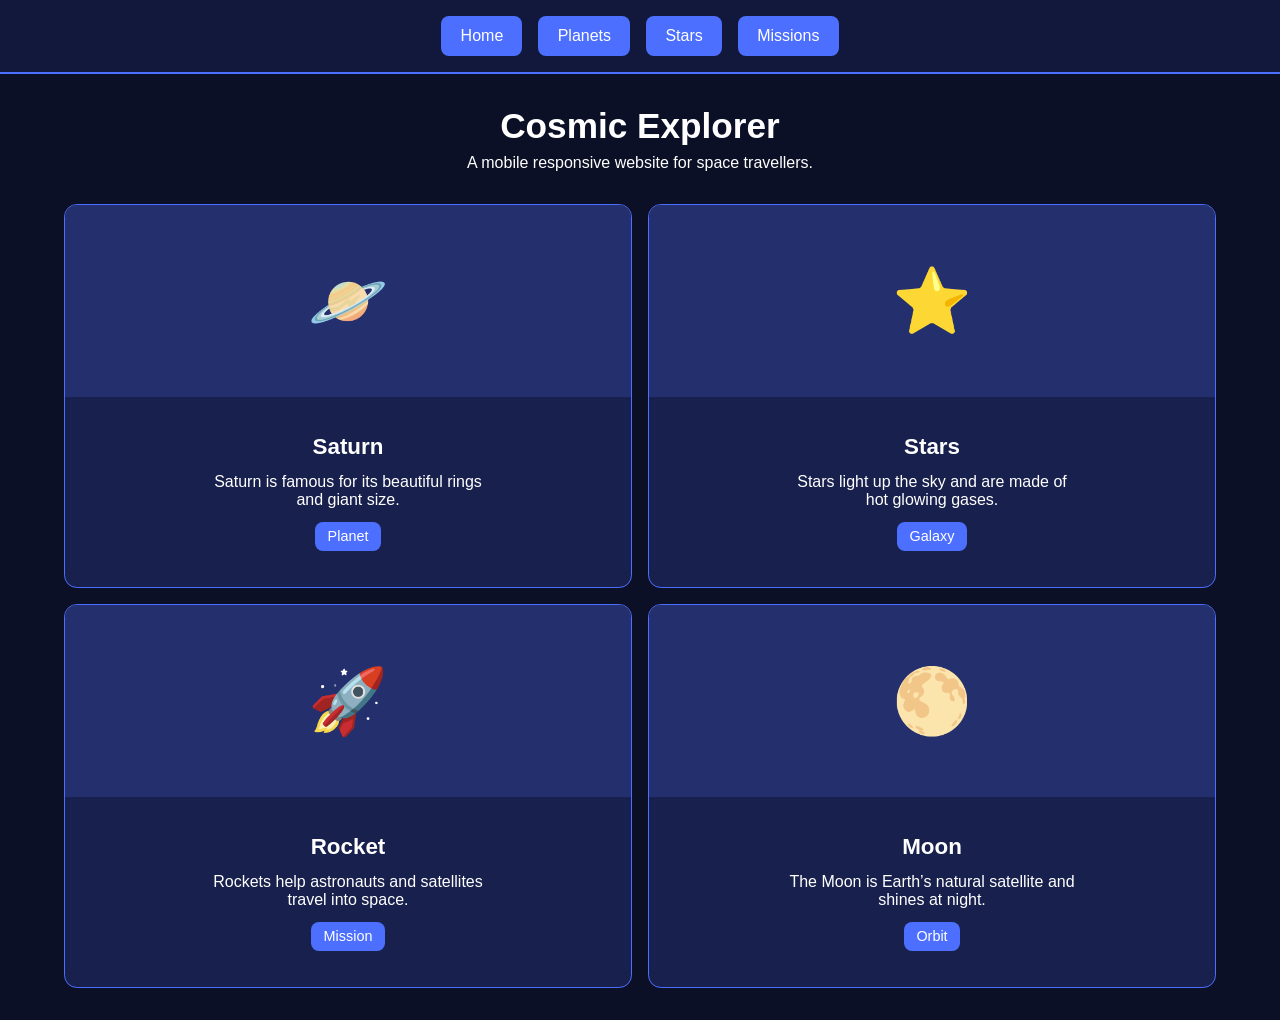
<file: Week4/index.html>
<!DOCTYPE html>
<html lang="en">
<head>
  <meta charset="UTF-8">
  <meta name="viewport" content="width=device-width, initial-scale=1.0">
  <title>Cosmic Explorer</title>
  <style>
    :root {
      font-size: 16px;
    }

    * {
      box-sizing: border-box;
      margin: 0;
      padding: 0;
    }

    body {
      font-family: Arial, sans-serif;
      background-color: #0b1026;
      color: white;
      padding-bottom: 2rem;
    }

    .navbar {
      position: sticky;
      top: 0;
      background-color: #11183b;
      padding: 1rem;
      border-bottom: 2px solid #4c6fff;
    }

    .nav-buttons {
      display: flex;
      justify-content: center;
      align-items: center;
      gap: 1rem;
      flex-wrap: nowrap;
    }

    .nav-buttons button {
      padding: 0.7rem 1.2rem;
      font-size: 1rem;
      border: none;
      border-radius: 0.5rem;
      background-color: #4c6fff;
      color: white;
      cursor: pointer;
    }

    .header {
      text-align: center;
      padding: 2rem 1rem;
    }

    .header h1 {
      font-size: 2.2rem;
      margin-bottom: 0.5rem;
    }

    .header p {
      font-size: 1rem;
    }

    .grid-container {
      width: 90%;
      margin: 0 auto;
      display: grid;
      grid-template-columns: 1fr 1fr;
      grid-template-rows: 1fr 1fr;
      gap: 1rem;
    }

    .card {
      background-color: #18214d;
      border: 1px solid #4c6fff;
      border-radius: 0.8rem;
      overflow: hidden;
      display: grid;
      grid-template-rows: 12rem 1fr;
      min-height: 24rem;
    }

    .card-image {
      display: flex;
      justify-content: center;
      align-items: center;
      font-size: 4rem;
      background-color: #24306d;
      white-space: nowrap;
    }

    .card-content {
      display: flex;
      flex-direction: column;
      justify-content: center;
      align-items: center;
      text-align: center;
      padding: 1rem;
      gap: 0.8rem;
      white-space: nowrap;
    }

    .card-content h2 {
      font-size: 1.4rem;
    }

    .card-content p {
      font-size: 1rem;
      white-space: normal;
      max-width: 18rem;
    }

    .tag {
      background-color: #4c6fff;
      padding: 0.4rem 0.8rem;
      border-radius: 0.5rem;
      font-size: 0.9rem;
    }

    @media (max-width: 720px) {
      :root {
        font-size: 12px;
      }

      .grid-container {
        grid-template-columns: 1fr;
        grid-template-rows: auto;
      }

      .card {
        width: 100%;
        min-height: 100vh;
      }

      .nav-buttons button {
        width: 22%;
        padding: 0.7rem 0.2rem;
      }
    }
  </style>
</head>
<body>

  <div class="navbar">
    <div class="nav-buttons">
      <button>Home</button>
      <button>Planets</button>
      <button>Stars</button>
      <button>Missions</button>
    </div>
  </div>

  <div class="header">
    <h1>Cosmic Explorer</h1>
    <p>A mobile responsive website for space travellers.</p>
  </div>

  <div class="grid-container">
    <div class="card">
      <div class="card-image">🪐</div>
      <div class="card-content">
        <h2>Saturn</h2>
        <p>Saturn is famous for its beautiful rings and giant size.</p>
        <div class="tag">Planet</div>
      </div>
    </div>

    <div class="card">
      <div class="card-image">⭐</div>
      <div class="card-content">
        <h2>Stars</h2>
        <p>Stars light up the sky and are made of hot glowing gases.</p>
        <div class="tag">Galaxy</div>
      </div>
    </div>

    <div class="card">
      <div class="card-image">🚀</div>
      <div class="card-content">
        <h2>Rocket</h2>
        <p>Rockets help astronauts and satellites travel into space.</p>
        <div class="tag">Mission</div>
      </div>
    </div>

    <div class="card">
      <div class="card-image">🌕</div>
      <div class="card-content">
        <h2>Moon</h2>
        <p>The Moon is Earth’s natural satellite and shines at night.</p>
        <div class="tag">Orbit</div>
      </div>
    </div>
  </div>

</body>
</html>
</file>
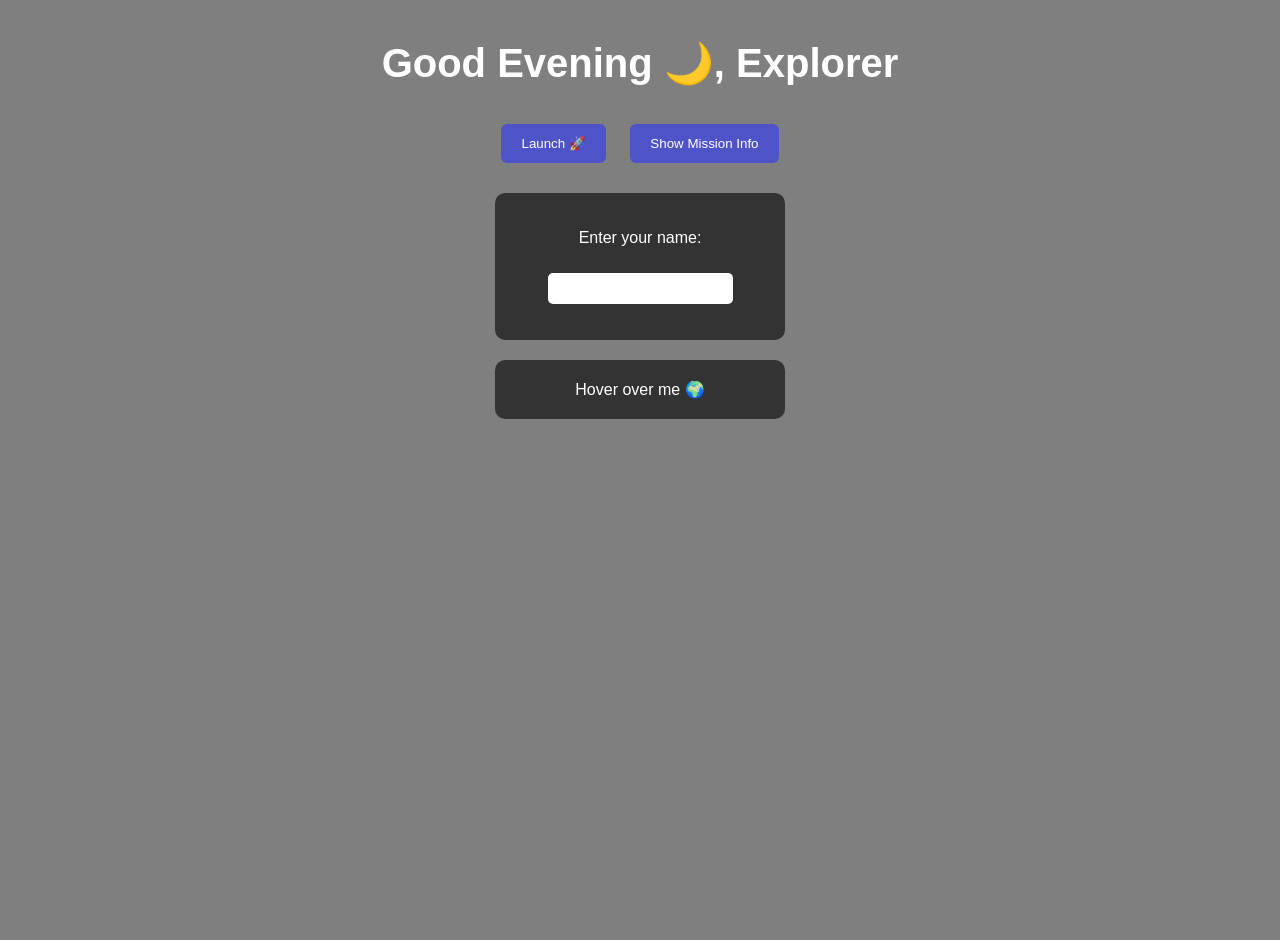
<file: Week6/index.html>
<!DOCTYPE html>
<html lang="en">
<head>
  <meta charset="UTF-8">
  <title>Space Explorer</title>

  <style>
    body {
      margin: 0;
      font-family: Arial, sans-serif;
      color: white;
      background: url("https://images.unsplash.com/photo-1446776811953-b23d57bd21aa") no-repeat center/cover;
    }

    .overlay {
      background: rgba(0,0,0,0.5);
      min-height: 100vh;
      text-align: center;
      padding: 20px;
    }

    h1 {
      margin-top: 20px;
      font-size: 40px;
    }

    button {
      padding: 12px 20px;
      margin: 10px;
      border: none;
      border-radius: 6px;
      background: #4e54c8;
      color: white;
      cursor: pointer;
    }

    button:hover {
      background: #6c70ff;
    }

    .card {
      background: rgba(0,0,0,0.6);
      padding: 20px;
      margin: 20px auto;
      width: 250px;
      border-radius: 10px;
      transition: 0.3s;
    }

    input {
      padding: 8px;
      border-radius: 5px;
      border: none;
      margin-top: 10px;
    }

    #hidden-box {
      display: none;
    }
  </style>
</head>

<body>

<div class="overlay">

  <h1 id="greeting">Welcome Explorer</h1>

  <button id="launch-btn">Launch 🚀</button>
  <button id="toggle-btn">Show Mission Info</button>

  <div class="card" id="hidden-box">
    🌌 You are now exploring deep space!
  </div>

  <div class="card">
    <p>Enter your name:</p>
    <input type="text" id="name-input">
    <p id="name-msg"></p>
  </div>

  <div class="card" id="hover-card">
    Hover over me 🌍
  </div>

</div>

<script>
  const planets = [
    "https://images.unsplash.com/photo-1446776811953-b23d57bd21aa",
    "https://images.unsplash.com/photo-1462331940025-496dfbfc7564",
    "https://images.unsplash.com/photo-1451187580459-43490279c0fa?q=80&w=2344&auto=format&fit=crop&ixlib=rb-4.1.0&ixid=M3wxMjA3fDB8MHxwaG90by1wYWdlfHx8fGVufDB8fHx8fA%3D%3D",
    "https://images.unsplash.com/photo-1707058665477-560297ffe913?w=900&auto=format&fit=crop&q=60&ixlib=rb-4.1.0&ixid=M3wxMjA3fDB8MHxzZWFyY2h8MXx8YmxhY2slMjBob2xlfGVufDB8fDB8fHwy"
  ];

  // Interaction 1: Change background to random planet on button click
  function handleLaunchClick() {
    alert("Liftoff! 🚀");

    const randomPlanet = planets[Math.floor(Math.random() * planets.length)];
    document.body.style.background = `url(${randomPlanet}) no-repeat center/cover`;
  }

  document.getElementById("launch-btn")
    .addEventListener("click", handleLaunchClick);


  // Interaction 2: Update welcome message as user types their name
  function handleNameInput(event) {
    document.getElementById("name-msg").innerText =
      "Welcome to space, " + event.target.value + " 🚀";
  }

  document.getElementById("name-input")
    .addEventListener("input", handleNameInput);


  // Interaction 3: Scale up card on hover
  function handleMouseOver() {
    const card = document.getElementById("hover-card");
    card.style.transform = "scale(1.1)";
  }

  function handleMouseOut() {
    const card = document.getElementById("hover-card");
    card.style.transform = "scale(1)";
  }

  document.getElementById("hover-card")
    .addEventListener("mouseover", handleMouseOver);

  document.getElementById("hover-card")
    .addEventListener("mouseout", handleMouseOut);


  // Interaction 4: Toggle visibility of mission info
  function handleToggleClick() {
    const box = document.getElementById("hidden-box");

    if (box.style.display === "block") {
      box.style.display = "none";
    } else {
      box.style.display = "block";
    }
  }

  document.getElementById("toggle-btn")
    .addEventListener("click", handleToggleClick);


  // Interaction 5: Set greeting based on time of day
  function setGreeting() {
    const hour = new Date().getHours();
    let msg = "";

    if (hour < 12) msg = "Good Morning ☀️";
    else if (hour < 18) msg = "Good Afternoon 🌎";
    else msg = "Good Evening 🌙";

    document.getElementById("greeting").innerText = msg + ", Explorer";
  }

  window.addEventListener("load", setGreeting);

</script>

</body>
</html>
</file>
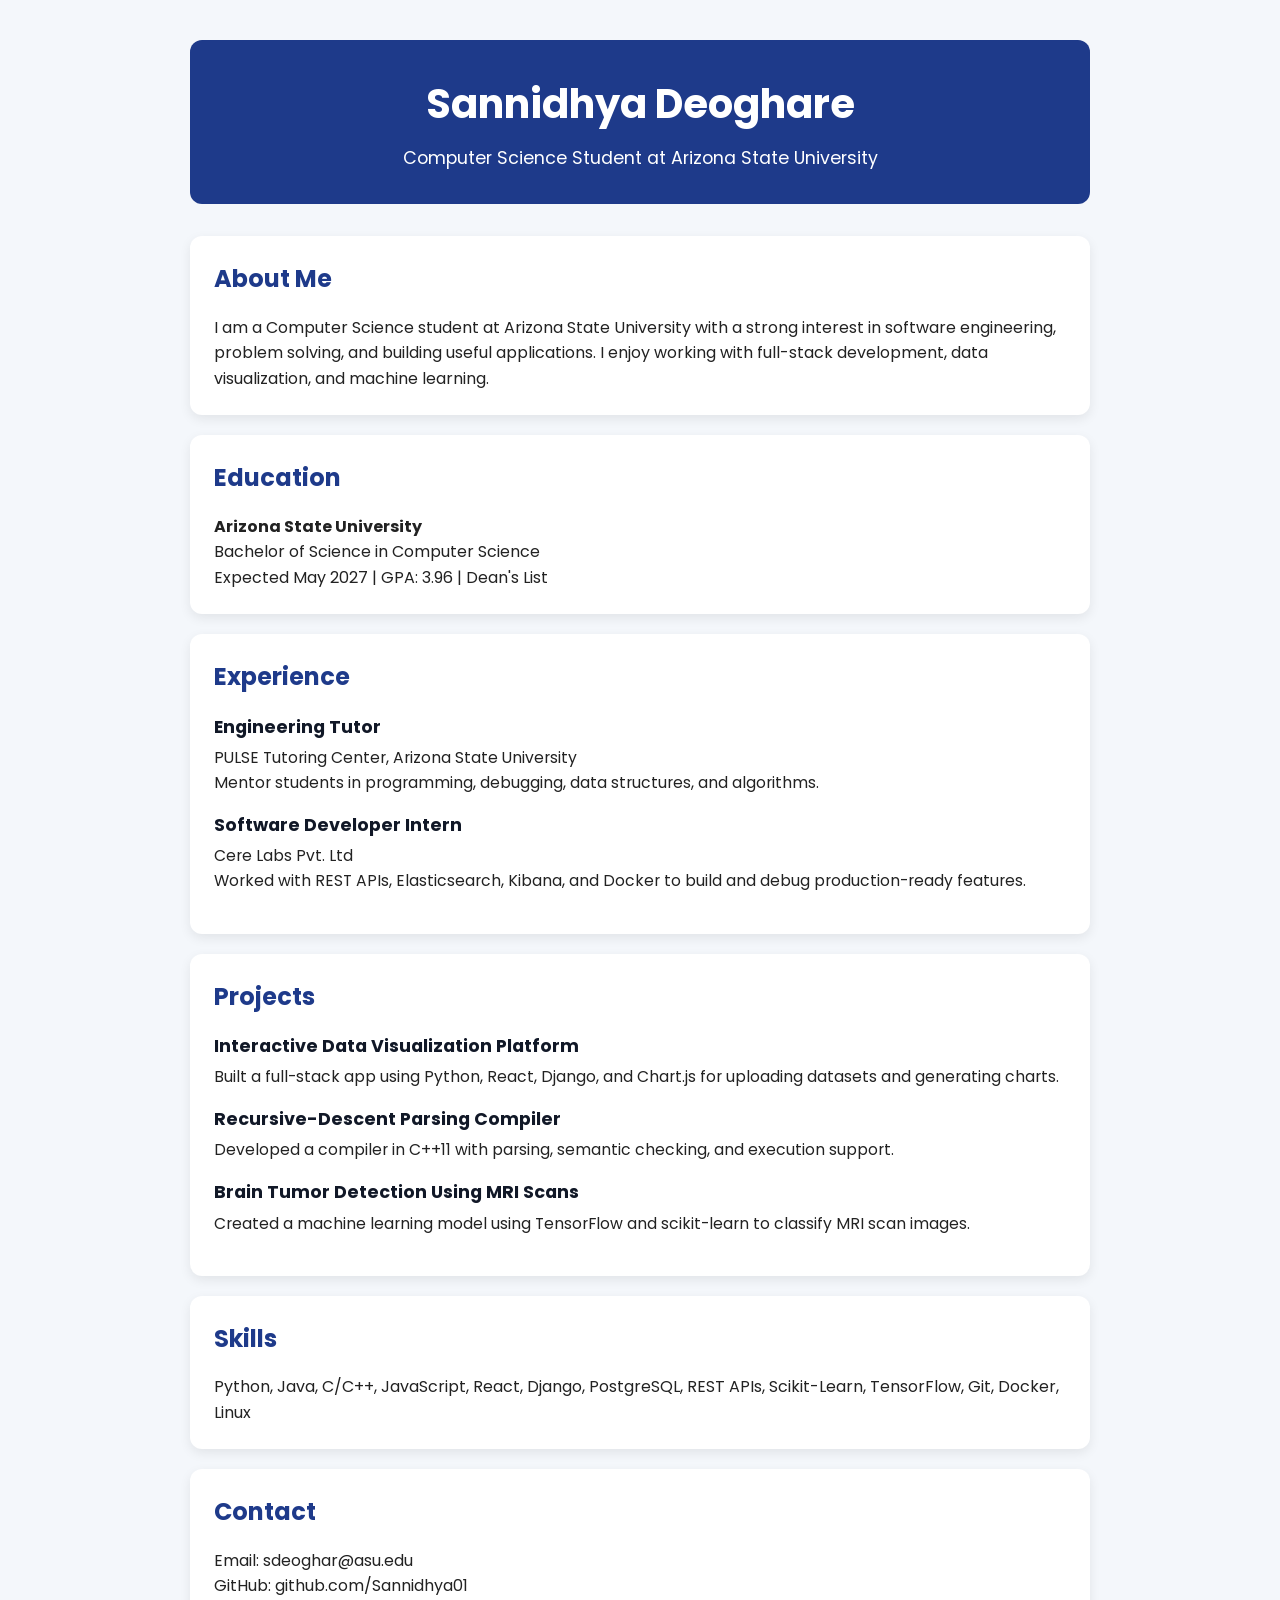
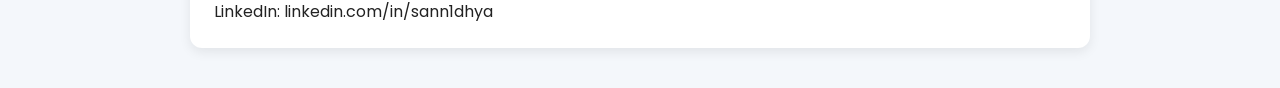
<file: Week3/portfolio/index.html>
<!DOCTYPE html>
<html lang="en">
<head>
  <meta charset="UTF-8" />
  <meta name="viewport" content="width=device-width, initial-scale=1.0" />
  <title>Sannidhya Deoghare Portfolio</title>
  <link rel="preconnect" href="https://fonts.googleapis.com">
  <link rel="preconnect" href="https://fonts.gstatic.com" crossorigin>
  <link href="https://fonts.googleapis.com/css2?family=Poppins:wght@400;600;700&display=swap" rel="stylesheet">
  <link rel="stylesheet" href="styles.css">
</head>
<body>
  <div class="container">
    <header class="hero">
      <h1>Sannidhya Deoghare</h1>
      <p>Computer Science Student at Arizona State University</p>
    </header>

    <section class="card">
      <h2>About Me</h2>
      <p>
        I am a Computer Science student at Arizona State University with a strong interest in
        software engineering, problem solving, and building useful applications.
        I enjoy working with full-stack development, data visualization, and machine learning.
      </p>
    </section>

    <section class="card">
      <h2>Education</h2>
      <p><strong>Arizona State University</strong></p>
      <p>Bachelor of Science in Computer Science</p>
      <p>Expected May 2027 | GPA: 3.96 | Dean's List</p>
    </section>

    <section class="card">
      <h2>Experience</h2>
      <div class="item">
        <h3>Engineering Tutor</h3>
        <p>PULSE Tutoring Center, Arizona State University</p>
        <p>Mentor students in programming, debugging, data structures, and algorithms.</p>
      </div>

      <div class="item">
        <h3>Software Developer Intern</h3>
        <p>Cere Labs Pvt. Ltd</p>
        <p>Worked with REST APIs, Elasticsearch, Kibana, and Docker to build and debug production-ready features.</p>
      </div>
    </section>

    <section class="card">
      <h2>Projects</h2>
      <div class="item">
        <h3>Interactive Data Visualization Platform</h3>
        <p>Built a full-stack app using Python, React, Django, and Chart.js for uploading datasets and generating charts.</p>
      </div>

      <div class="item">
        <h3>Recursive-Descent Parsing Compiler</h3>
        <p>Developed a compiler in C++11 with parsing, semantic checking, and execution support.</p>
      </div>

      <div class="item">
        <h3>Brain Tumor Detection Using MRI Scans</h3>
        <p>Created a machine learning model using TensorFlow and scikit-learn to classify MRI scan images.</p>
      </div>
    </section>

    <section class="card">
      <h2>Skills</h2>
      <p>Python, Java, C/C++, JavaScript, React, Django, PostgreSQL, REST APIs, Scikit-Learn, TensorFlow, Git, Docker, Linux</p>
    </section>

    <section class="card">
      <h2>Contact</h2>
      <p>Email: sdeoghar@asu.edu</p>
      <p>GitHub: github.com/Sannidhya01</p>
      <p>LinkedIn: linkedin.com/in/sann1dhya</p>
    </section>
  </div>
</body>
</html>
</file>
<file: Week3/portfolio/styles.css>
* {
  box-sizing: border-box;
  margin: 0;
  padding: 0;
}

body {
  font-family: 'Poppins', sans-serif;
  background-color: #f4f7fb;
  color: #222;
  line-height: 1.6;
}

.container {
  width: 90%;
  max-width: 900px;
  margin: 40px auto;
}

.hero {
  text-align: center;
  margin-bottom: 32px;
  padding: 32px;
  background-color: #1e3a8a;
  color: white;
  border-radius: 12px;
}

.hero h1 {
  font-size: 2.5rem;
  margin-bottom: 8px;
}

.hero p {
  font-size: 1.1rem;
}

.card {
  background-color: white;
  padding: 24px;
  margin-bottom: 20px;
  border-radius: 12px;
  box-shadow: 0 4px 12px rgba(0, 0, 0, 0.08);
}

.card h2 {
  color: #1e3a8a;
  margin-bottom: 16px;
}

.item {
  margin-bottom: 16px;
}

.item h3 {
  font-size: 1.1rem;
  color: #111827;
  margin-bottom: 4px;
}

.item p {
  font-size: 0.98rem;
}
</file>
